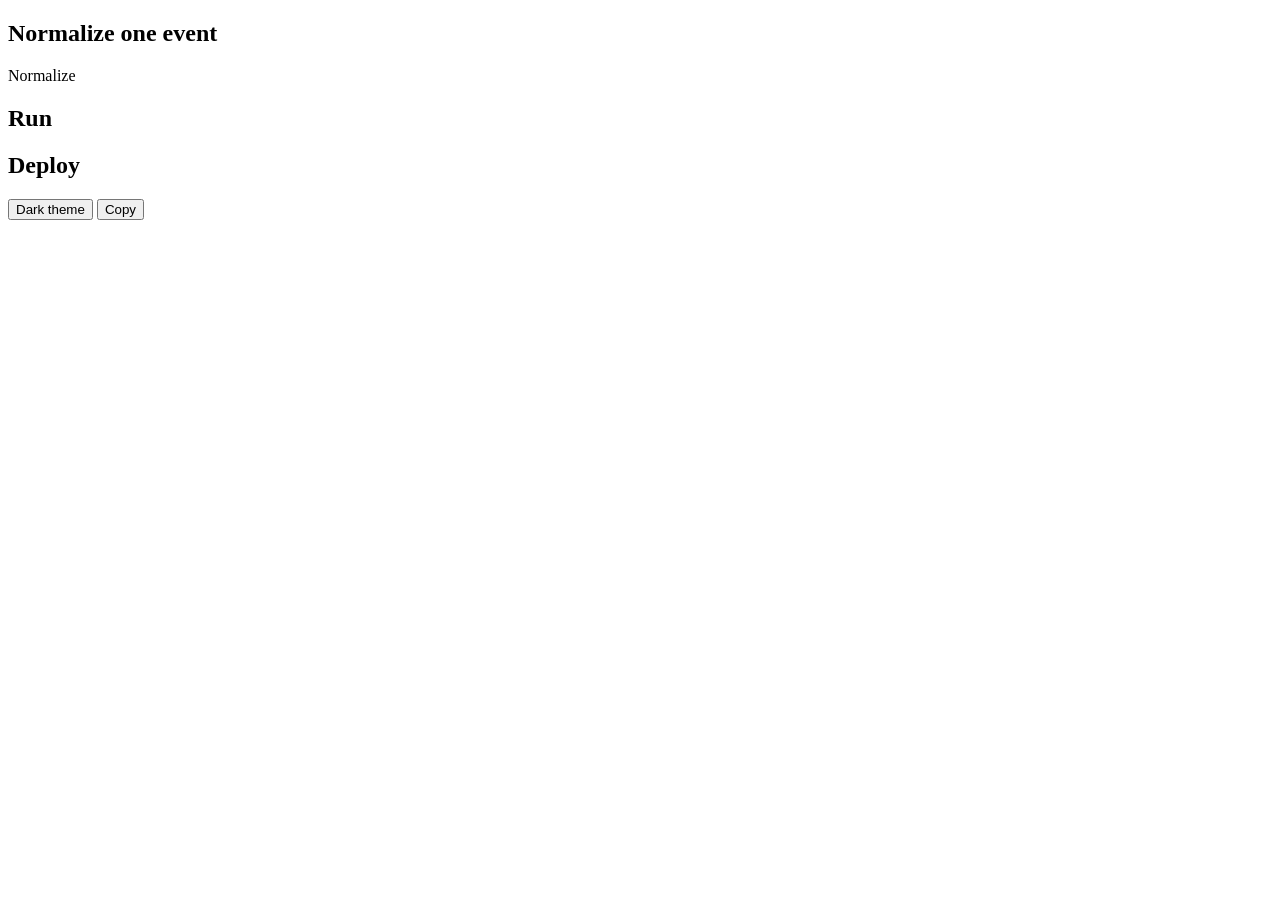
<file: .demo-kit/tests/fixtures/public-bar/pass/index.html>
<!doctype html>
<html lang="en" style="color-scheme: light">
  <head><meta charset="utf-8"><title>Public bar fixture</title></head>
  <body>
    <main>
      <section id="explanation"><h1>Normalize one event</h1></section>
      <section id="explorer">
        <article data-stage="normalize" aria-current="step">Normalize</article>
      </section>
      <section id="run"><h2>Run</h2></section>
      <section id="deploy"><h2>Deploy</h2></section>
      <button id="theme" type="button">Dark theme</button>
      <button id="copy" type="button">Copy</button>
      <p id="copy-status" aria-live="polite"></p>
    </main>
  </body>
</html>
</file>
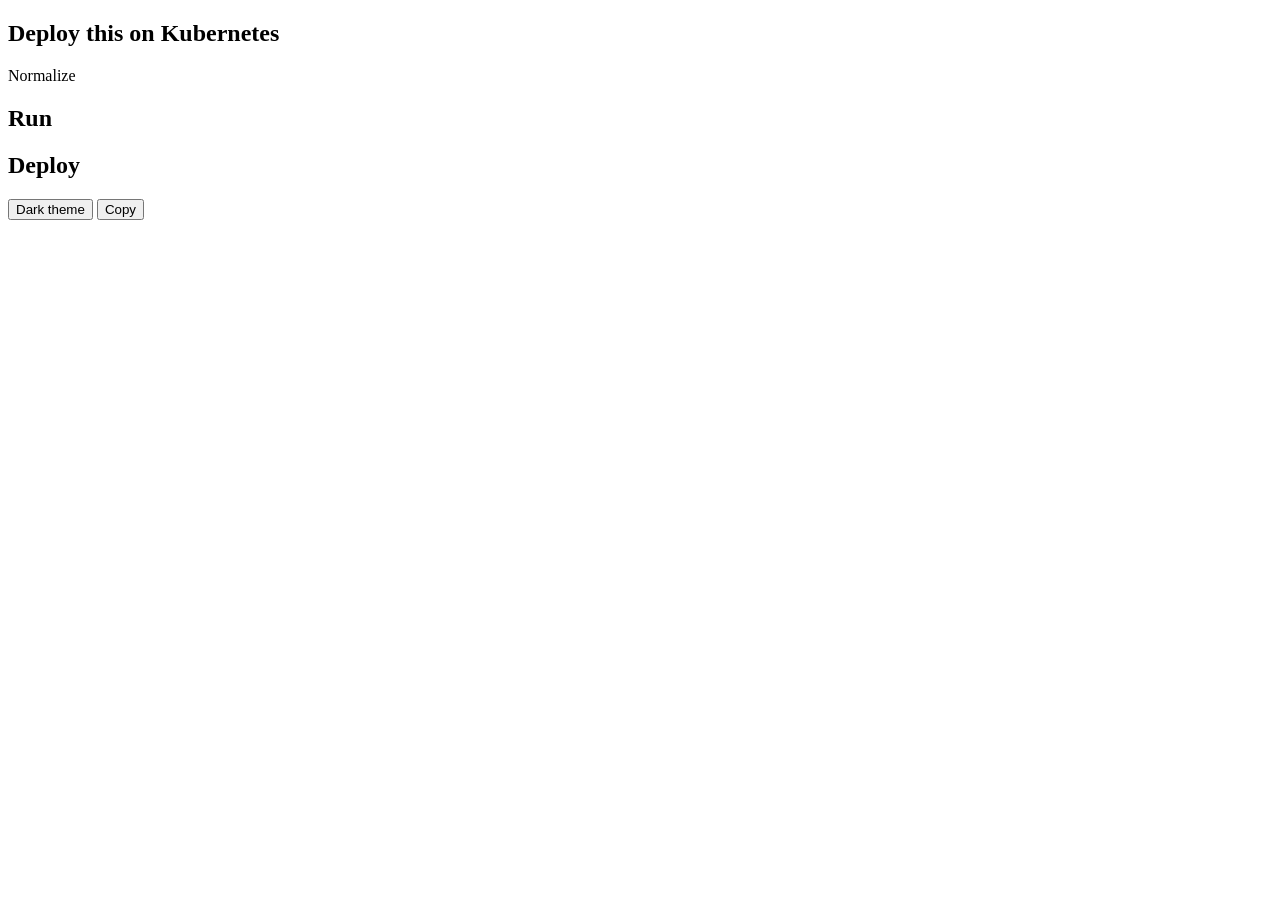
<file: .demo-kit/tests/fixtures/public-bar/fail/2/index.html>
<!doctype html>
<html lang="en" style="color-scheme: light">
  <head><meta charset="utf-8"><title>Public bar fixture</title></head>
  <body>
    <main>
      <section id="explanation"><h1>Deploy this on Kubernetes</h1></section>
      <section id="explorer">
        <article data-stage="normalize" aria-current="step">Normalize</article>
      </section>
      <section id="run"><h2>Run</h2></section>
      <section id="deploy"><h2>Deploy</h2></section>
      <button id="theme" type="button">Dark theme</button>
      <button id="copy" type="button">Copy</button>
      <p id="copy-status" aria-live="polite"></p>
    </main>
  </body>
</html>
</file>
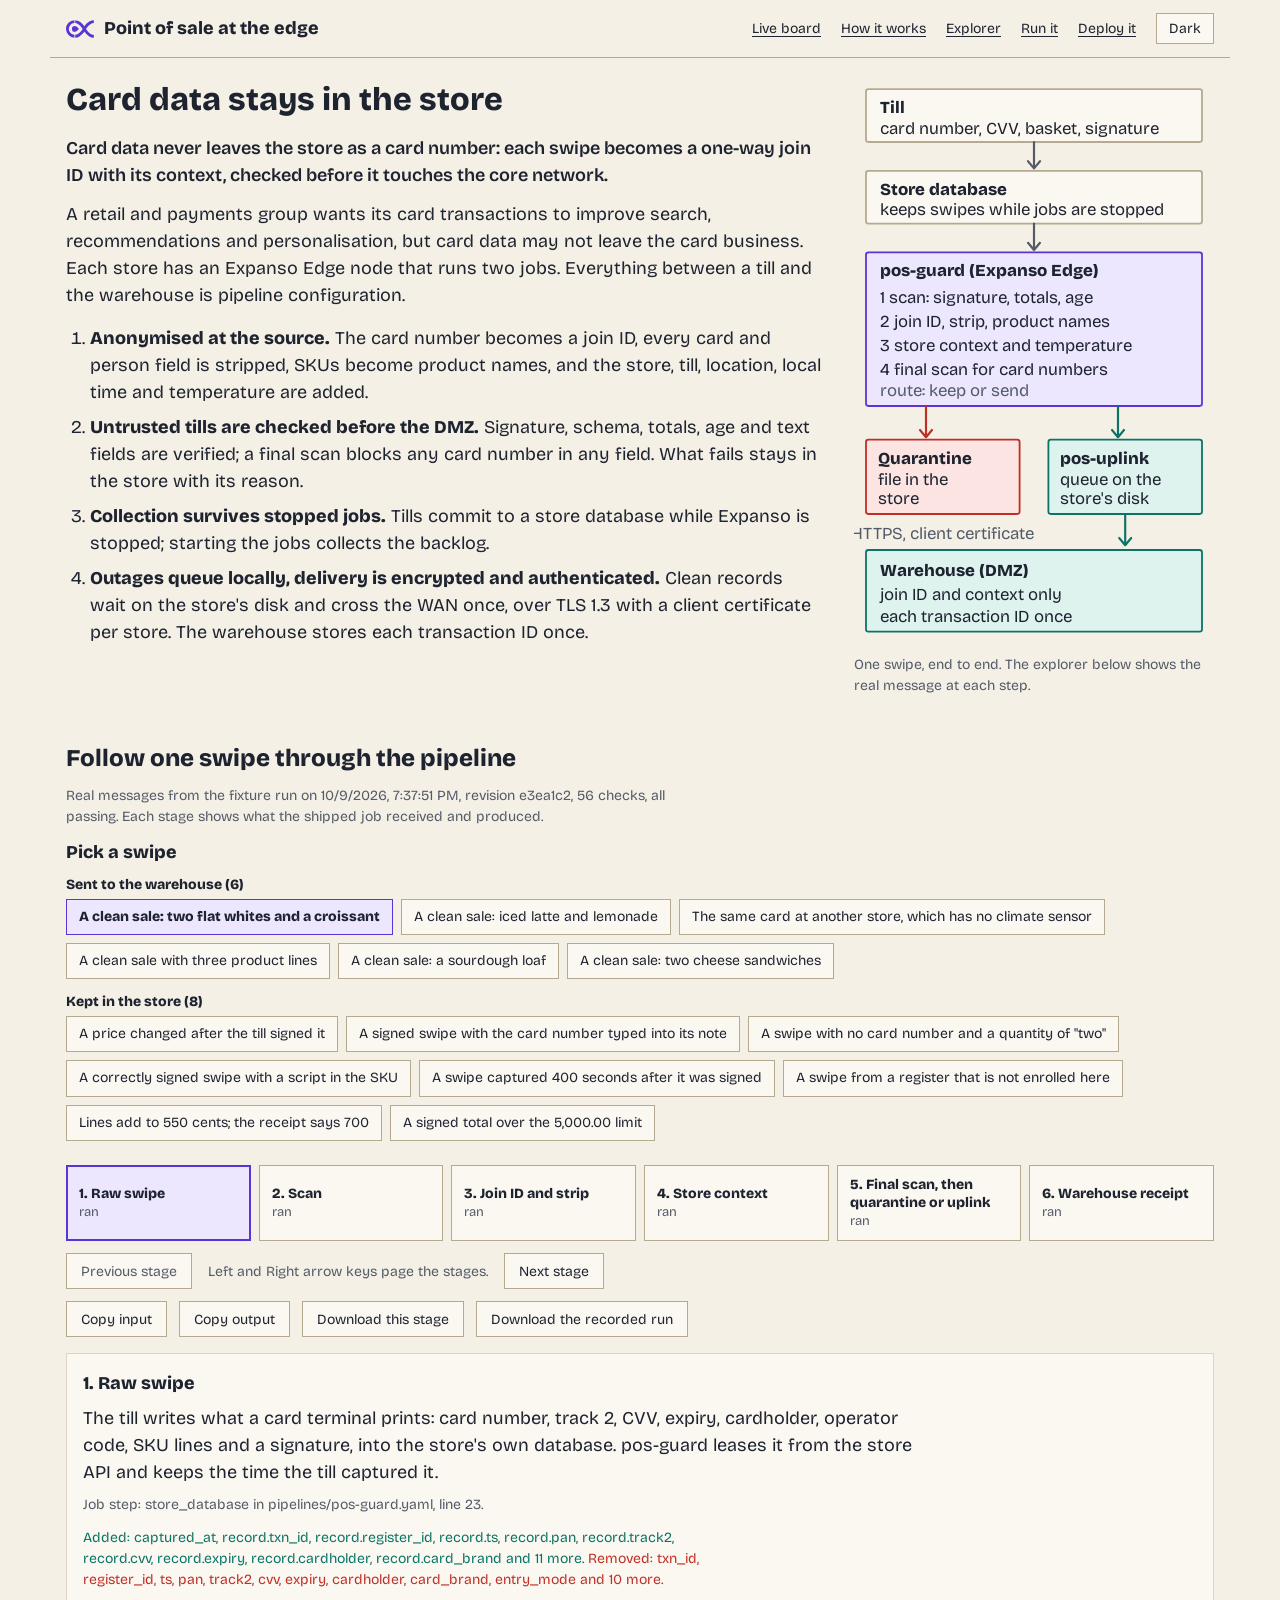
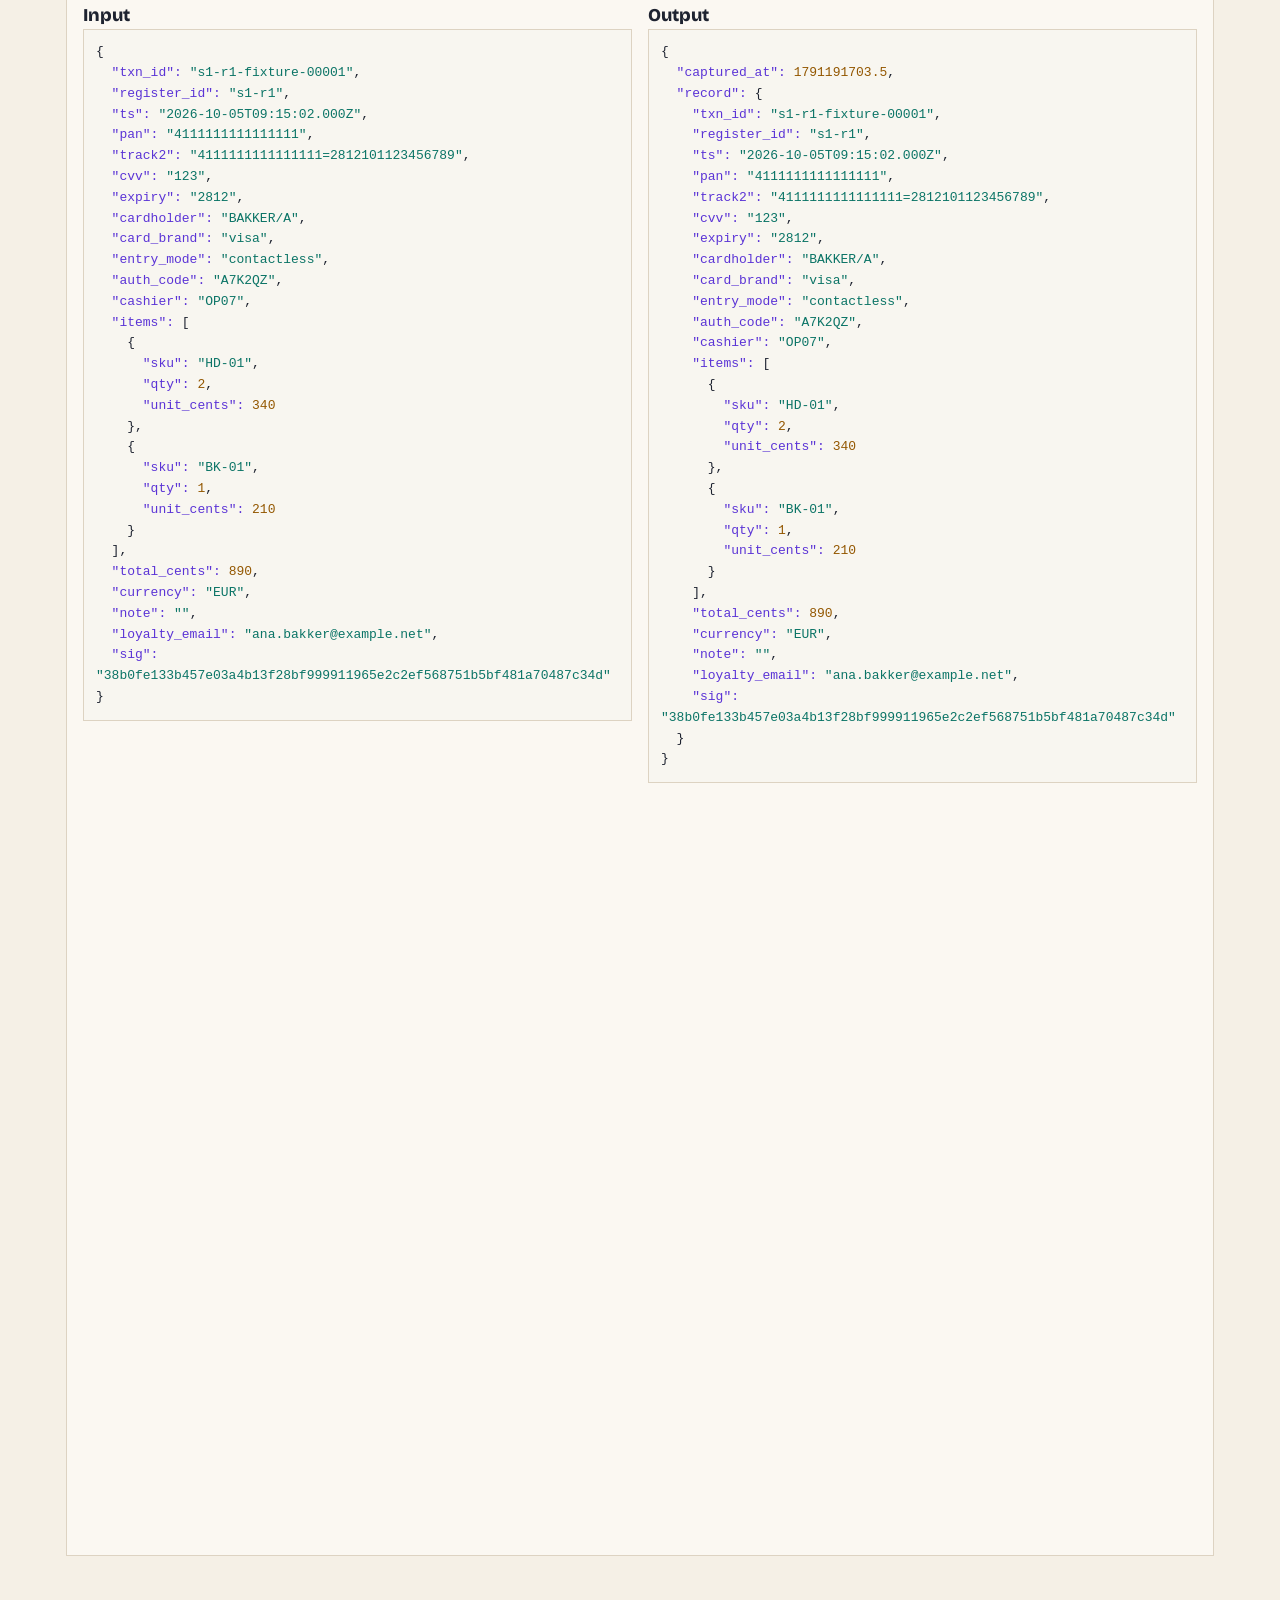
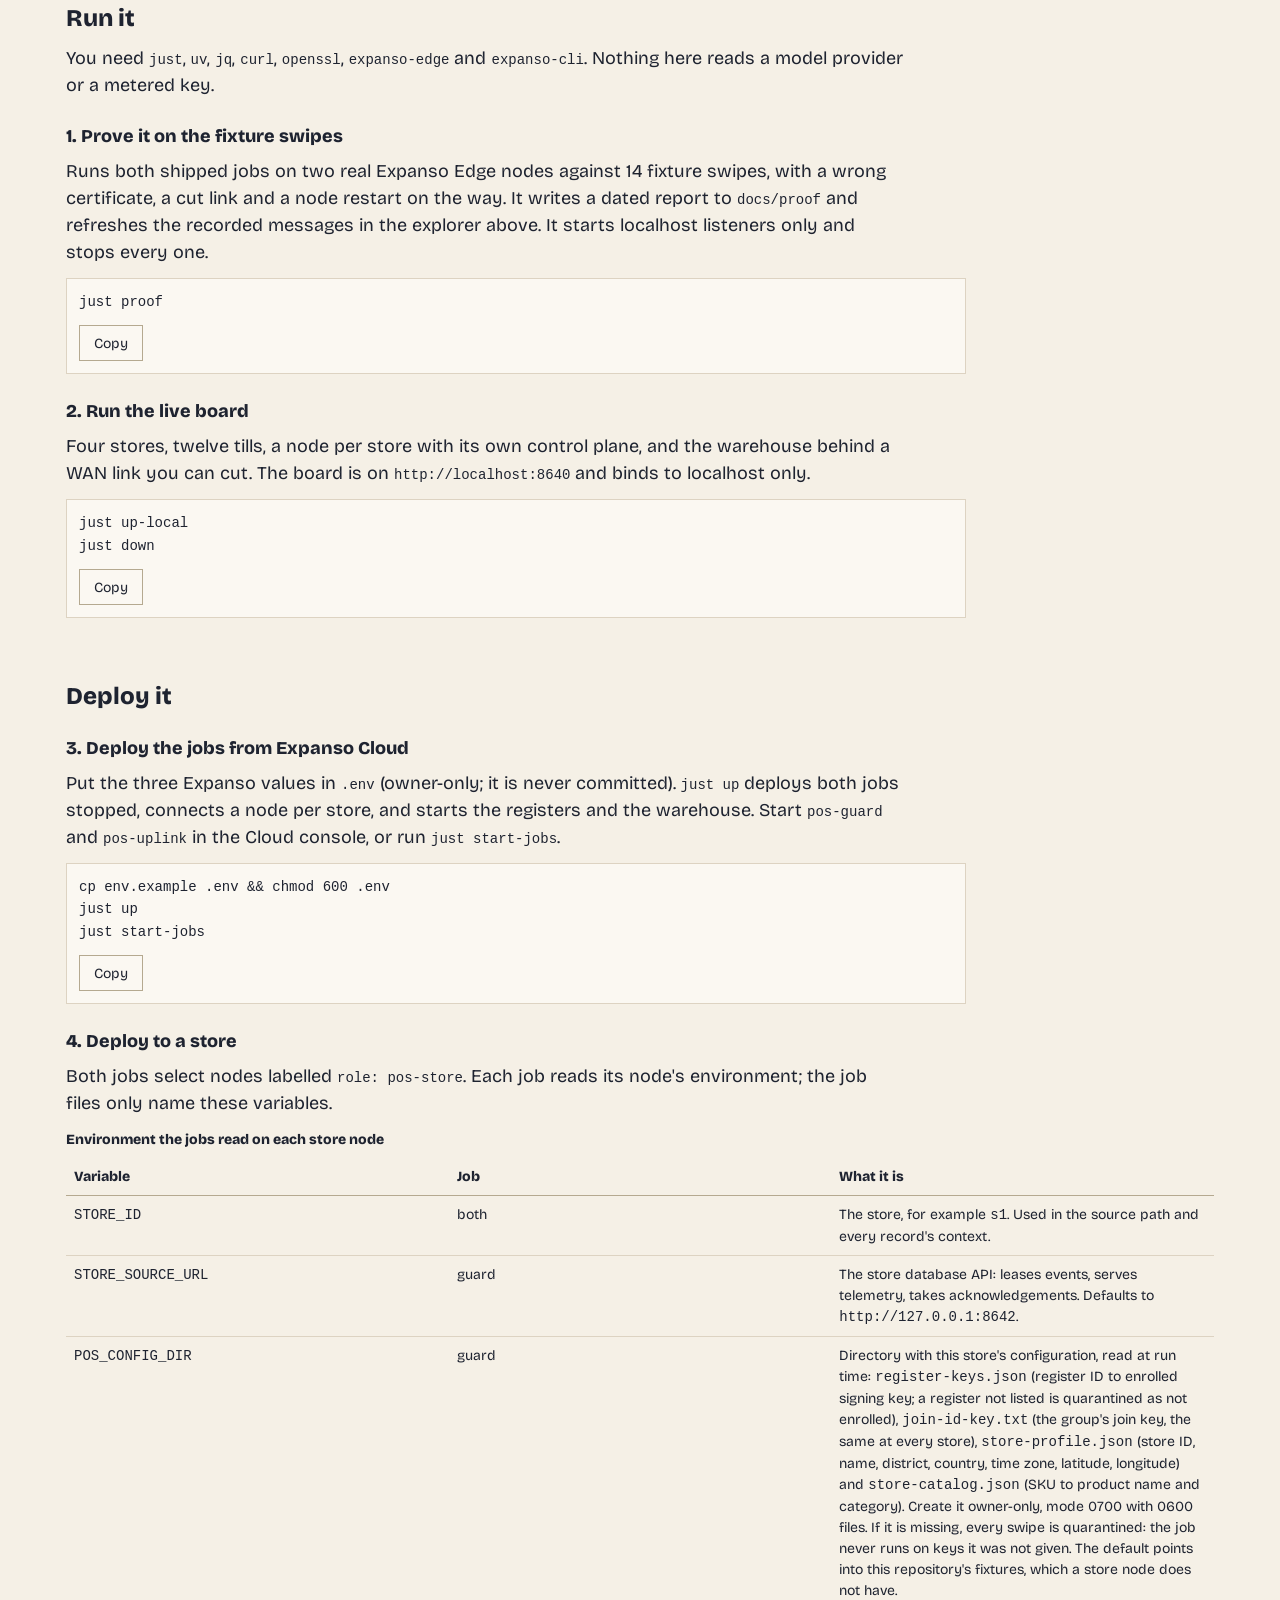
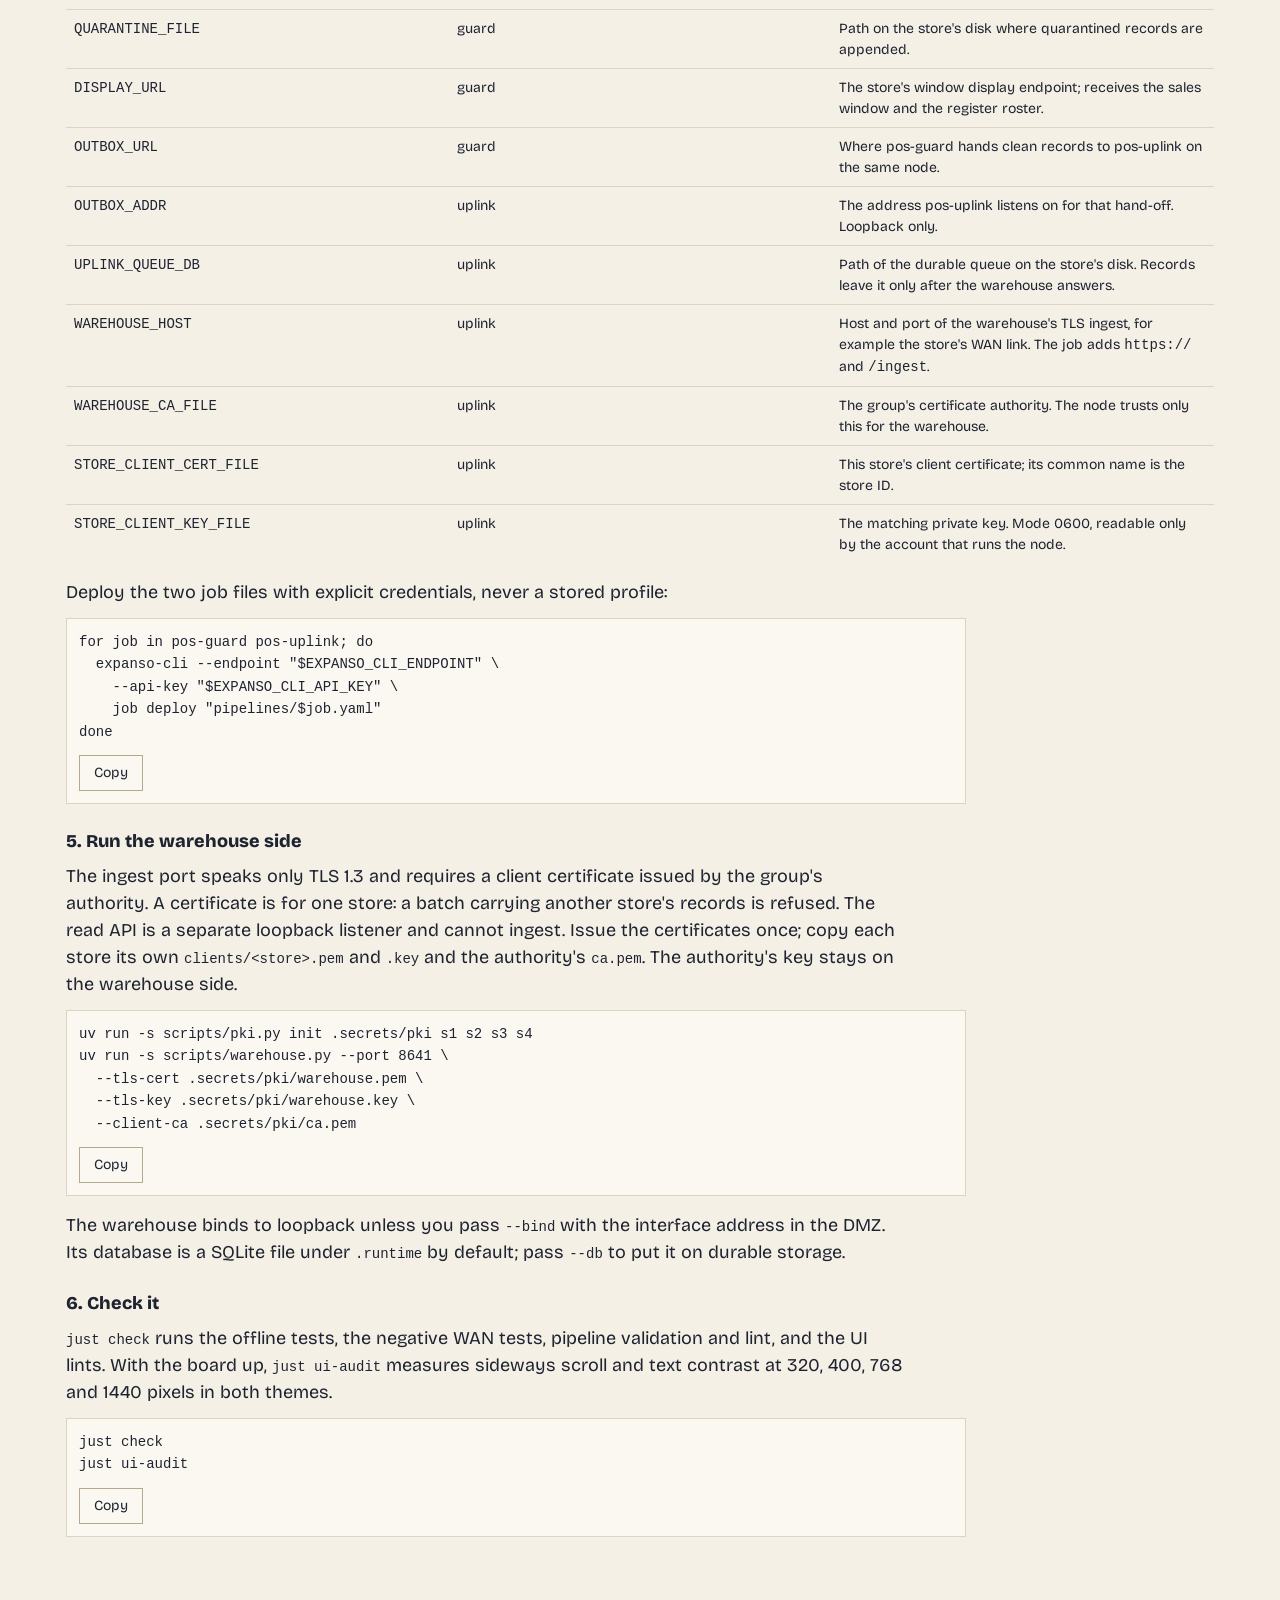
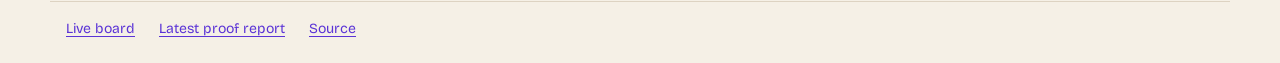
<file: dashboard/explorer.html>
<!doctype html>
<html lang="en">
<head>
<meta charset="utf-8">
<meta name="viewport" content="width=device-width, initial-scale=1">
<title>Card data stays in the store: step explorer</title>
<link rel="stylesheet" href="fonts/fonts.css">
<link rel="stylesheet" href="tokens.css">
<link rel="stylesheet" href="explorer.css">
<script>
  // Theme before first paint, so a remembered dark page never flashes light.
  try {
    const t = localStorage.getItem("pos-theme");
    if (t === "dark" || t === "light") document.documentElement.dataset.theme = t;
  } catch { /* storage blocked: stay light */ }
</script>
</head>
<body>
<a class="skip-link" href="#explorer">Skip to the explorer</a>

<header class="mast">
  <div class="brand">
    <svg class="mark" viewBox="0 0 180 114" aria-hidden="true">
      <path fill="currentColor" d="M29 82.63A38 38 0 0 1 54.19 18.82V.06a56.69 56.69 0 0 0 0 113.27V94.56A38 38 0 0 1 29 82.63Z"/>
      <path fill="currentColor" d="M79.4 60.85c1.28-1.42 2.5-2.850 3.6-4.22a61.7 61.7 0 0 0-3.84-4.44 58.07 58.07 0 0 0-12.74-10.8c-3.620-2.15-6.91-3.23-9.79-3.23a18.49 18.49 0 0 0-18.46 18.5 18.51 18.51 0 0 0 18.48 18.5c2.9 0 6.24-1.11 9.900-3.31A59 59 0 0 0 79.4 60.85Z"/>
      <path fill="currentColor" d="M159.26 24.7c6.67-4 13.31-6 19.73-6V0c-9.9 0-19.83 2.93-29.52 8.73a96.89 96.89 0 0 0-21.45 18 140.47 140.47 0 0 0-10.2 12.61 137.32 137.32 0 0 0-10.2-12.63 96.44 96.44 0 0 0-21.45-18A58.09 58.09 0 0 0 59.6.09v18.8a40.24 40.24 0 0 1 16.8 5.81 77.1 77.1 0 0 1 17.13 14.36A124.85 124.85 0 0 1 107 56.69 123.63 123.63 0 0 1 93.79 74a78.42 78.42 0 0 1-17.23 14.59 40.76 40.76 0 0 1-17 5.91v18.79a58.35 58.35 0 0 0 26.57-8.64 96.17 96.17 0 0 0 21.45-18 142.6 142.6 0 0 0 10.17-12.580l.25-.4 3.26 5c2 2.58 4.29 5.31 6.76 8a97.9 97.9 0 0 0 21.45 18c9.690 5.79 19.62 8.72 29.52 8.72V94.65c-6.42 0-13.06-2-19.73-6a78.34 78.34 0 0 1-17.13-14.36A121.55 121.55 0 0 1 132 61.62l-3.21-5.06A126.12 126.12 0 0 1 142.09 39a77.18 77.18 0 0 1 17.17-14.3Z"/>
    </svg>
    <span class="brand-name">Point of sale at the edge</span>
  </div>
  <nav class="top-links" aria-label="Pages">
    <a href="index.html">Live board</a>
    <a href="#explanation">How it works</a>
    <a href="#explorer">Explorer</a>
    <a href="#run">Run it</a>
    <a href="#deploy">Deploy it</a>
    <button type="button" class="plain" id="theme" aria-pressed="false">Dark</button>
  </nav>
</header>

<main>
<section class="intro" id="explanation" aria-labelledby="how-title">
  <div class="intro-text">
    <h1 id="how-title">Card data stays in the store</h1>
    <p class="lede">Card data never leaves the store as a card number: each swipe becomes a
      one-way join ID with its context, checked before it touches the core network.</p>
    <p>A retail and payments group wants its card transactions to improve search,
      recommendations and personalisation, but card data may not leave the card business.
      Each store has an Expanso Edge node that runs two jobs. Everything between a till and
      the warehouse is pipeline configuration.</p>
    <ol class="points">
      <li><b>Anonymised at the source.</b> The card number becomes a join ID, every card
        and person field is stripped, SKUs become product names, and the store, till,
        location, local time and temperature are added.</li>
      <li><b>Untrusted tills are checked before the DMZ.</b> Signature, schema, totals,
        age and text fields are verified; a final scan blocks any card number in any
        field. What fails stays in the store with its reason.</li>
      <li><b>Collection survives stopped jobs.</b> Tills commit to a store database while
        Expanso is stopped; starting the jobs collects the backlog.</li>
      <li><b>Outages queue locally, delivery is encrypted and authenticated.</b> Clean
        records wait on the store's disk and cross the WAN once, over TLS 1.3 with a client
        certificate per store. The warehouse stores each transaction ID once.</li>
    </ol>
  </div>
  <figure class="flow">
    <svg viewBox="0 0 300 470" role="img" aria-labelledby="flow-title flow-desc">
      <title id="flow-title">How a swipe travels</title>
      <desc id="flow-desc">A till writes a raw swipe to the store database. pos-guard scans it,
        replaces the card number with a join ID, adds context and scans again. Quarantined
        records stay in a file in the store. Clean records wait in a queue on the store's
        disk, then cross the WAN over HTTPS with a client certificate to the warehouse.</desc>
      <g class="box"><rect x="10" y="6" width="280" height="44" rx="2"/>
        <text x="22" y="26" class="b">Till</text>
        <text x="22" y="43">card number, CVV, basket, signature</text></g>
      <path class="arrow" d="M150 50v22m-5-6 5 6 5-6"/>
      <g class="box"><rect x="10" y="74" width="280" height="44" rx="2"/>
        <text x="22" y="94" class="b">Store database</text>
        <text x="22" y="111">keeps swipes while jobs are stopped</text></g>
      <path class="arrow" d="M150 118v22m-5-6 5 6 5-6"/>
      <g class="box edge"><rect x="10" y="142" width="280" height="128" rx="2"/>
        <text x="22" y="162" class="b">pos-guard (Expanso Edge)</text>
        <text x="22" y="184">1 scan: signature, totals, age</text>
        <text x="22" y="204">2 join ID, strip, product names</text>
        <text x="22" y="224">3 store context and temperature</text>
        <text x="22" y="244">4 final scan for card numbers</text>
        <text x="22" y="262" class="dim">route: keep or send</text></g>
      <path class="arrow bad" d="M60 270v26m-5-6 5 6 5-6"/>
      <path class="arrow ok" d="M220 270v26m-5-6 5 6 5-6"/>
      <g class="box bad"><rect x="10" y="298" width="128" height="62" rx="2"/>
        <text x="20" y="318" class="b">Quarantine</text>
        <text x="20" y="336">file in the</text>
        <text x="20" y="352">store</text></g>
      <g class="box ok"><rect x="162" y="298" width="128" height="62" rx="2"/>
        <text x="172" y="318" class="b">pos-uplink</text>
        <text x="172" y="336">queue on the</text>
        <text x="172" y="352">store's disk</text></g>
      <path class="arrow ok" d="M226 360v26m-5-6 5 6 5-6"/>
      <text x="150" y="381" class="dim" text-anchor="end">HTTPS, client certificate</text>
      <g class="box ok"><rect x="10" y="390" width="280" height="68" rx="2"/>
        <text x="22" y="412" class="b">Warehouse (DMZ)</text>
        <text x="22" y="432">join ID and context only</text>
        <text x="22" y="450">each transaction ID once</text></g>
    </svg>
    <figcaption>One swipe, end to end. The explorer below shows the real message at each step.</figcaption>
  </figure>
</section>

<section class="explorer" id="explorer" aria-labelledby="explorer-title">
  <h2 id="explorer-title">Follow one swipe through the pipeline</h2>
  <p class="source" id="proof-line" role="status">Loading the recorded run.</p>

  <div class="picker">
    <h3 id="picker-title">Pick a swipe</h3>
    <div id="scenarios" role="group" aria-labelledby="picker-title">
      <div class="skeleton" aria-hidden="true"><span></span><span></span><span></span></div>
    </div>
  </div>

  <div class="stepper" id="stages" role="tablist" aria-label="Pipeline stages">
    <button type="button" class="step" role="tab" id="tab-0" data-stage-id="raw" aria-controls="panel-0" aria-selected="false" tabindex="-1"><b>1. Raw swipe</b><span class="state"></span></button>
    <button type="button" class="step" role="tab" id="tab-1" data-stage-id="scan" aria-controls="panel-1" aria-selected="false" tabindex="-1"><b>2. Scan</b><span class="state"></span></button>
    <button type="button" class="step" role="tab" id="tab-2" data-stage-id="join" aria-controls="panel-2" aria-selected="false" tabindex="-1"><b>3. Join ID and strip</b><span class="state"></span></button>
    <button type="button" class="step" role="tab" id="tab-3" data-stage-id="context" aria-controls="panel-3" aria-selected="false" tabindex="-1"><b>4. Store context</b><span class="state"></span></button>
    <button type="button" class="step" role="tab" id="tab-4" data-stage-id="route" aria-controls="panel-4" aria-selected="false" tabindex="-1"><b>5. Final scan, then quarantine or uplink</b><span class="state"></span></button>
    <button type="button" class="step" role="tab" id="tab-5" data-stage-id="warehouse" aria-controls="panel-5" aria-selected="false" tabindex="-1"><b>6. Warehouse receipt</b><span class="state"></span></button>
  </div>
  <div class="pager" id="pager">
    <button type="button" id="prev" disabled>Previous stage</button>
    <span class="hint">Left and Right arrow keys page the stages.</span>
    <button type="button" id="next">Next stage</button>
  </div>
  <div class="toolbar" role="group" aria-label="This stage's messages">
    <button type="button" id="copy-input">Copy input</button>
    <button type="button" id="copy-output">Copy output</button>
    <button type="button" id="download-stage">Download this stage</button>
    <button type="button" id="download-run">Download the recorded run</button>
    <span class="feedback" id="stage-feedback" role="status"></span>
  </div>

  <div class="panels" id="panels" aria-live="off">
    <div class="skeleton tall" aria-hidden="true"><span></span><span></span><span></span></div>
  </div>
</section>

<section class="run" id="run" aria-labelledby="run-title">
  <h2 id="run-title">Run it</h2>
  <p>You need <code>just</code>, <code>uv</code>, <code>jq</code>, <code>curl</code>,
    <code>openssl</code>, <code>expanso-edge</code> and <code>expanso-cli</code>. Nothing here
    reads a model provider or a metered key.</p>

  <h3>1. Prove it on the fixture swipes</h3>
  <p>Runs both shipped jobs on two real Expanso Edge nodes against 14 fixture swipes, with a
    wrong certificate, a cut link and a node restart on the way. It writes a dated report
    to <code>docs/proof</code> and refreshes the recorded messages in the explorer above. It
    starts localhost listeners only and stops every one.</p>
  <div class="cmd"><pre><code>just proof</code></pre><div class="cmd-bar"><button type="button" id="copy-cmd-proof" data-copy>Copy</button><span class="feedback" id="feedback-proof" role="status"></span></div></div>

  <h3>2. Run the live board</h3>
  <p>Four stores, twelve tills, a node per store with its own control plane, and the
    warehouse behind a WAN link you can cut. The board is on
    <code>http://localhost:8640</code> and binds to localhost only.</p>
  <div class="cmd"><pre><code>just up-local
just down</code></pre><div class="cmd-bar"><button type="button" id="copy-cmd-board" data-copy>Copy</button><span class="feedback" id="feedback-board" role="status"></span></div></div>

</section>

<section class="run" id="deploy" aria-labelledby="deploy-title">
  <h2 id="deploy-title">Deploy it</h2>
  <h3>3. Deploy the jobs from Expanso Cloud</h3>
  <p>Put the three Expanso values in <code>.env</code> (owner-only; it is never committed).
    <code>just up</code> deploys both jobs stopped, connects a node per store, and starts the
    registers and the warehouse. Start <code>pos-guard</code> and <code>pos-uplink</code> in the
    Cloud console, or run <code>just start-jobs</code>.</p>
  <div class="cmd"><pre><code>cp env.example .env &amp;&amp; chmod 600 .env
just up
just start-jobs</code></pre><div class="cmd-bar"><button type="button" id="copy-cmd-cloud" data-copy>Copy</button><span class="feedback" id="feedback-cloud" role="status"></span></div></div>

  <h3>4. Deploy to a store</h3>
  <p>Both jobs select nodes labelled <code>role: pos-store</code>. Each job reads its node's
    environment; the job files only name these variables.</p>
  <div class="table-wrap">
    <table>
      <caption>Environment the jobs read on each store node</caption>
      <thead><tr><th scope="col">Variable</th><th scope="col">Job</th><th scope="col">What it is</th></tr></thead>
      <tbody>
        <tr><th scope="row"><code>STORE_ID</code></th><td>both</td><td>The store, for example <code>s1</code>. Used in the source path and every record's context.</td></tr>
        <tr><th scope="row"><code>STORE_SOURCE_URL</code></th><td>guard</td><td>The store database API: leases events, serves telemetry, takes acknowledgements. Defaults to <code>http://127.0.0.1:8642</code>.</td></tr>
        <tr><th scope="row"><code>POS_CONFIG_DIR</code></th><td>guard</td><td>Directory with this store's configuration, read at run time: <code>register-keys.json</code> (register ID to enrolled signing key; a register not listed is quarantined as not enrolled), <code>join-id-key.txt</code> (the group's join key, the same at every store), <code>store-profile.json</code> (store ID, name, district, country, time zone, latitude, longitude) and <code>store-catalog.json</code> (SKU to product name and category). Create it owner-only, mode 0700 with 0600 files. If it is missing, every swipe is quarantined: the job never runs on keys it was not given. The default points into this repository's fixtures, which a store node does not have.</td></tr>
        <tr><th scope="row"><code>QUARANTINE_FILE</code></th><td>guard</td><td>Path on the store's disk where quarantined records are appended.</td></tr>
        <tr><th scope="row"><code>DISPLAY_URL</code></th><td>guard</td><td>The store's window display endpoint; receives the sales window and the register roster.</td></tr>
        <tr><th scope="row"><code>OUTBOX_URL</code></th><td>guard</td><td>Where pos-guard hands clean records to pos-uplink on the same node.</td></tr>
        <tr><th scope="row"><code>OUTBOX_ADDR</code></th><td>uplink</td><td>The address pos-uplink listens on for that hand-off. Loopback only.</td></tr>
        <tr><th scope="row"><code>UPLINK_QUEUE_DB</code></th><td>uplink</td><td>Path of the durable queue on the store's disk. Records leave it only after the warehouse answers.</td></tr>
        <tr><th scope="row"><code>WAREHOUSE_HOST</code></th><td>uplink</td><td>Host and port of the warehouse's TLS ingest, for example the store's WAN link. The job adds <code>https://</code> and <code>/ingest</code>.</td></tr>
        <tr><th scope="row"><code>WAREHOUSE_CA_FILE</code></th><td>uplink</td><td>The group's certificate authority. The node trusts only this for the warehouse.</td></tr>
        <tr><th scope="row"><code>STORE_CLIENT_CERT_FILE</code></th><td>uplink</td><td>This store's client certificate; its common name is the store ID.</td></tr>
        <tr><th scope="row"><code>STORE_CLIENT_KEY_FILE</code></th><td>uplink</td><td>The matching private key. Mode 0600, readable only by the account that runs the node.</td></tr>
      </tbody>
    </table>
  </div>
  <p>Deploy the two job files with explicit credentials, never a stored profile:</p>
  <div class="cmd"><pre><code>for job in pos-guard pos-uplink; do
  expanso-cli --endpoint "$EXPANSO_CLI_ENDPOINT" \
    --api-key "$EXPANSO_CLI_API_KEY" \
    job deploy "pipelines/$job.yaml"
done</code></pre><div class="cmd-bar"><button type="button" id="copy-cmd-deploy" data-copy>Copy</button><span class="feedback" id="feedback-deploy" role="status"></span></div></div>

  <h3>5. Run the warehouse side</h3>
  <p>The ingest port speaks only TLS 1.3 and requires a client certificate issued by the
    group's authority. A certificate is for one store: a batch carrying another store's
    records is refused. The read API is a separate loopback listener and cannot ingest.
    Issue the certificates once; copy each store its own <code>clients/&lt;store&gt;.pem</code>
    and <code>.key</code> and the authority's <code>ca.pem</code>. The authority's key stays on
    the warehouse side.</p>
  <div class="cmd"><pre><code>uv run -s scripts/pki.py init .secrets/pki s1 s2 s3 s4
uv run -s scripts/warehouse.py --port 8641 \
  --tls-cert .secrets/pki/warehouse.pem \
  --tls-key .secrets/pki/warehouse.key \
  --client-ca .secrets/pki/ca.pem</code></pre><div class="cmd-bar"><button type="button" id="copy-cmd-warehouse" data-copy>Copy</button><span class="feedback" id="feedback-warehouse" role="status"></span></div></div>
  <p>The warehouse binds to loopback unless you pass <code>--bind</code> with the interface
    address in the DMZ. Its database is a SQLite file under <code>.runtime</code> by default;
    pass <code>--db</code> to put it on durable storage.</p>

  <h3>6. Check it</h3>
  <p><code>just check</code> runs the offline tests, the negative WAN tests, pipeline
    validation and lint, and the UI lints. With the board up, <code>just ui-audit</code>
    measures sideways scroll and text contrast at 320, 400, 768 and 1440 pixels in both
    themes.</p>
  <div class="cmd"><pre><code>just check
just ui-audit</code></pre><div class="cmd-bar"><button type="button" id="copy-cmd-check" data-copy>Copy</button><span class="feedback" id="feedback-check" role="status"></span></div></div>
</section>
</main>

<footer>
  <a href="index.html">Live board</a>
  <a href="proof/latest.md" id="proof-link">Latest proof report</a>
  <a href="https://github.com/expanso-io/demo-retail-pos-edge">Source</a>
</footer>

<script src="explorer.js"></script>
</body>
</html>
</file>
<file: dashboard/fonts/fonts.css>
/* Self-hosted typefaces. Nothing here touches the network at run time.
 *
 * These are the same families and weights the demo already used; only the
 * delivery changed. Fetching them from a CDN meant the demo rendered in
 * fallback faces whenever the network was slow or captive-portalled, which
 * on a conference floor is a live-demo failure rather than a style question.
 *
 * Latin subset, SIL OFL. url() resolves relative to this file, so any page
 * can link it at whatever depth it sits.
 */

@font-face {
  font-family: "Bricolage Grotesque";
  font-style: normal;
  font-weight: 400;
  font-display: swap;
  src: url("bricolage-grotesque-400.woff2") format("woff2");
}

@font-face {
  font-family: "Bricolage Grotesque";
  font-style: normal;
  font-weight: 600;
  font-display: swap;
  src: url("bricolage-grotesque-600.woff2") format("woff2");
}

@font-face {
  font-family: "Bricolage Grotesque";
  font-style: normal;
  font-weight: 800;
  font-display: swap;
  src: url("bricolage-grotesque-800.woff2") format("woff2");
}
</file>
<file: dashboard/tokens.css>
/* Palette and type tokens shared by the board (styles.css) and the step
   explorer (explorer.css). Light is the default; dark is an explicit toggle
   remembered per browser (data-theme on <html>).

   One hue, one meaning:
     --accent  Expanso (edge nodes, Cloud, control lanes)
     --raw     a raw swipe, card number and all
     --ok      a shareable record and the warehouse it lands in
     --warn    a dropped network, a growing disk queue, a silent sensor
     --err     a record kept in the store: tampered, malformed, card number

   Type: Bricolage Grotesque (vendored) for words, monospace only for data
   and identifiers. Rails: 13 / 14 / 18 / 24 / 32 px. */
:root {
  color-scheme: light;

  --bg:        #f5f0e6;
  --surface:   #fbf8f2;
  --surface-2: #f8f6f0;
  --line:      #ddd3c2;
  --line-strong: #b5a990;

  --text:      #1e2330;
  --text-dim:  #545b68;

  --accent:    #5b34d6;
  --raw:       #14538f;
  --ok:        #0b7466;
  --warn:      #935700;
  --err:       #bf2f25;

  --accent-soft: #ece6ff;
  --raw-soft:    #e3eefa;
  --ok-soft:     #def2ee;
  --warn-soft:   #fcefd9;
  --err-soft:    #fbe4e1;

  /* illustration */
  --wall:      #efe5d3;
  --store-events: #e6d6b9;
  --awning-a:  #e3d3b6;
  --awning-b:  #f6eedf;
  --till:      #384050;
  --till-screen: #dcefe9;
  --till-face: #1e2330;
  --till-off:  #9aa0a9;
  --receipt:   #fbf9f4;
  --card:      #1b67b0;
  --window:    #22283a;
  --window-ink: #e9f3f0;
  --window-dim: #a9b6c4;
  --light-off: #8a909a;
  --light-on:  #1fa855;

  --sans: "Bricolage Grotesque", ui-sans-serif, sans-serif;
  --mono: ui-monospace, SFMono-Regular, Menlo, monospace;
}

:root[data-theme="dark"] {
  color-scheme: dark;
  --bg:        #12151c;
  --surface:   #1a1e27;
  --surface-2: #1f2430;
  --line:      #303849;
  --line-strong: #4a556b;
  --text:      #eef1f6;
  --text-dim:  #a6afbe;
  --accent:    #a88dff;
  --raw:       #6fb3ff;
  --ok:        #5fd3b8;
  --warn:      #f0b35a;
  --err:       #ff8b80;
  --accent-soft: #2a2447;
  --raw-soft:    #172a40;
  --ok-soft:     #133530;
  --warn-soft:   #3a2c14;
  --err-soft:    #3d1d1b;
  --wall:      #262b37;
  --store-events: #3a342b;
  --awning-a:  #3a4152;
  --awning-b:  #2c3240;
  --till:      #c9cfda;
  --till-screen: #1f3a35;
  --till-face: #e9f3f0;
  --till-off:  #596070;
  --receipt:   #eef1f6;
  --card:      #6fb3ff;
  --window:    #0b0e14;
  --light-off: #4f5666;
  --light-on:  #43d77a;
}
</file>
<file: dashboard/explorer.css>
/* The step explorer. Tokens live in tokens.css. A reading page: one column,
   sentence-case headings, no sideways scroll at any width. */
* { box-sizing: border-box; margin: 0; padding: 0; }
[hidden] { display: none !important; }
html { overflow-x: hidden; }

body {
  font: 18px/1.5 var(--sans);
  color: var(--text);
  background: var(--bg);
  overflow-x: hidden;
}

.skip-link { position: absolute; left: -9999px; top: 0; }
.skip-link:focus { left: 16px; top: 16px; z-index: 20; background: var(--surface-2); padding: 4px 8px; }
:focus-visible { outline: 3px solid var(--warn); outline-offset: 3px; }
a { color: var(--accent); text-underline-offset: 3px; }
code, pre, .data { font-family: var(--mono); }
code { font-size: 14px; overflow-wrap: anywhere; }

main, .mast, footer { width: 100%; max-width: 1180px; margin: 0 auto; padding-left: 16px; padding-right: 16px; }
main { padding-top: 24px; padding-bottom: 48px; display: grid; gap: 48px; }

/* ----------------------------------------------------------------- masthead */
.mast {
  display: flex; align-items: center; justify-content: space-between; flex-wrap: wrap;
  gap: 8px 24px; padding-top: 12px; padding-bottom: 12px;
  border-bottom: 1px solid var(--line-strong);
}
.brand { display: flex; align-items: center; gap: 10px; min-width: 0; }
.brand .mark { width: 28px; height: 18px; flex: none; color: var(--accent); }
.brand-name { font-size: 18px; font-weight: 800; }
.top-links { display: flex; align-items: center; flex-wrap: wrap; gap: 4px 20px; font-size: 14px; }
.top-links a { color: var(--text); padding: 6px 0; }
button.plain {
  font: 14px var(--sans); color: var(--text); background: var(--surface);
  border: 1px solid var(--line-strong); padding: 6px 12px; cursor: pointer;
}

/* -------------------------------------------------------------------- intro */
.intro { display: grid; grid-template-columns: minmax(0, 1fr); gap: 32px; align-items: start; }
@media (min-width: 900px) { .intro { grid-template-columns: minmax(0, 1fr) 360px; } }
h1 { font-size: 32px; line-height: 1.15; font-weight: 800; margin-bottom: 16px; }
h2 { font-size: 24px; line-height: 1.2; font-weight: 800; margin-bottom: 12px; }
h3 { font-size: 18px; font-weight: 800; margin: 24px 0 8px; }
p { margin-bottom: 12px; max-width: 70ch; }
.lede { font-size: 18px; font-weight: 600; }
.points { margin: 16px 0 0 24px; display: grid; gap: 8px; max-width: 70ch; }
.points b { font-weight: 800; }

.flow svg { display: block; width: 100%; max-width: 360px; height: auto; }
.flow figcaption { font-size: 14px; color: var(--text-dim); margin-top: 8px; max-width: 360px; }
.flow text { font-family: var(--sans); font-size: 14px; fill: var(--text); }
.flow text.b { font-weight: 800; }
.flow text.dim { fill: var(--text-dim); }
.flow .box rect { fill: var(--surface); stroke: var(--line-strong); stroke-width: 1.5; }
.flow .box.edge rect { fill: var(--accent-soft); stroke: var(--accent); }
.flow .box.ok rect { fill: var(--ok-soft); stroke: var(--ok); }
.flow .box.bad rect { fill: var(--err-soft); stroke: var(--err); }
.flow .arrow { fill: none; stroke: var(--text-dim); stroke-width: 1.8; stroke-linecap: round; stroke-linejoin: round; }
.flow .arrow.ok { stroke: var(--ok); }
.flow .arrow.bad { stroke: var(--err); }

/* ----------------------------------------------------------------- explorer */
.source { font-size: 14px; color: var(--text-dim); }
.picker h3 { margin-top: 8px; }
#scenarios { display: grid; gap: 12px; }
.group-title { font-size: 14px; font-weight: 800; margin-bottom: 4px; }
.chips { display: flex; flex-wrap: wrap; gap: 8px; }
.chip {
  font: 14px/1.3 var(--sans); color: var(--text); background: var(--surface);
  border: 1px solid var(--line-strong); padding: 8px 12px; cursor: pointer; text-align: left;
}
.chip[aria-pressed="true"] { background: var(--accent-soft); border-color: var(--accent); color: var(--text); font-weight: 800; }

.stepper { display: flex; flex-wrap: wrap; gap: 8px; margin-top: 24px; }
.step {
  flex: 1 1 150px; min-width: 0; text-align: left; cursor: pointer;
  font: 14px/1.3 var(--sans); color: var(--text); background: var(--surface);
  border: 1px solid var(--line-strong); padding: 10px 12px;
}
.step b { display: block; font-size: 14px; font-weight: 800; }
.step[aria-selected="true"] { background: var(--accent-soft); border-color: var(--accent); border-width: 2px; padding: 9px 11px; }
.step[data-state="skipped"] { color: var(--text-dim); background: var(--surface-2); }
.step .state { font-size: 13px; color: var(--text-dim); }

.toolbar { display: flex; align-items: center; flex-wrap: wrap; gap: 8px 12px; margin-top: 12px; }
.toolbar button { font: 14px var(--sans); color: var(--text); background: var(--surface);
  border: 1px solid var(--line-strong); padding: 8px 14px; cursor: pointer; min-height: 36px; }
.toolbar button:disabled { color: var(--text-dim); cursor: default; }
.empty { font-size: 14px; color: var(--text-dim); padding: 12px; background: var(--surface-2); border: 1px solid var(--line); }
.pager { display: flex; align-items: center; flex-wrap: wrap; gap: 8px 16px; margin-top: 12px; }
.pager button, .io button, .cmd-bar button {
  font: 14px var(--sans); color: var(--text); background: var(--surface);
  border: 1px solid var(--line-strong); padding: 8px 14px; cursor: pointer; min-height: 36px;
}
.pager button:disabled { color: var(--text-dim); cursor: default; }
.hint { font-size: 14px; color: var(--text-dim); }

/* Every stage panel sits in the same grid cell, so the section is as tall as
   the tallest stage and paging never moves what is below it. */
.panels { display: grid; margin-top: 16px; }
.panel { grid-area: 1 / 1; min-width: 0; background: var(--surface); border: 1px solid var(--line); padding: 16px; }
.panel[data-active="false"] { visibility: hidden; }
.panel h3 { margin-top: 0; }
.where { font-size: 14px; color: var(--text-dim); margin-top: -4px; }
.notice { font-size: 14px; background: var(--warn-soft); color: var(--text); padding: 8px 12px; margin: 8px 0; max-width: 70ch; }
.io { display: grid; grid-template-columns: minmax(0, 1fr); gap: 16px; margin-top: 12px; }
@media (min-width: 980px) { .io { grid-template-columns: minmax(0, 1fr) minmax(0, 1fr); } }
.pane { min-width: 0; }
.pane-head { display: flex; align-items: center; flex-wrap: wrap; gap: 8px; margin-bottom: 4px; }
.pane-head h4 { font-size: 18px; font-weight: 800; margin-right: auto; }
.feedback { font-size: 14px; color: var(--text-dim); min-width: 4ch; }
.feedback[data-state="ok"] { color: var(--ok); }
.feedback[data-state="fail"] { color: var(--err); font-weight: 800; }
.changes { font-size: 14px; color: var(--text); margin: 4px 0 8px; overflow-wrap: anywhere; }
.changes .added { color: var(--ok); }
.changes .removed { color: var(--err); }
pre.json {
  font: 13px/1.6 var(--mono); white-space: pre-wrap; overflow-wrap: anywhere;
  background: var(--surface-2); border: 1px solid var(--line); padding: 12px; tab-size: 2;
}
.json-key { color: var(--accent); }
.json-string { color: var(--ok); }
.json-number { color: var(--warn); }
.json-literal { color: var(--raw); }

.skeleton { display: grid; gap: 12px; }
.skeleton span { display: block; height: 24px; background: var(--line); }
.skeleton.tall span { height: 120px; }

/* ----------------------------------------------------------------- run page */
.run h3 { font-size: 18px; }
.cmd { margin: 8px 0 16px; background: var(--surface); border: 1px solid var(--line); max-width: 900px; }
.cmd pre { font: 14px/1.6 var(--mono); white-space: pre-wrap; overflow-wrap: anywhere; padding: 12px; }
.cmd-bar { display: flex; align-items: center; gap: 12px; padding: 0 12px 12px; }
.table-wrap { max-width: 100%; margin: 8px 0 16px; }
table { width: 100%; border-collapse: collapse; font-size: 14px; table-layout: fixed; }
caption { text-align: left; font-weight: 800; padding-bottom: 8px; font-size: 14px; }
th, td { text-align: left; vertical-align: top; padding: 8px 8px; border-top: 1px solid var(--line); overflow-wrap: anywhere; }
thead th { border-top: 0; border-bottom: 1px solid var(--line-strong); }
th[scope="row"] { font-weight: 400; width: 38%; }
@media (min-width: 760px) { th[scope="row"] { width: 28%; } td:nth-child(2) { width: 9%; } }
@media (max-width: 759px) {
  table, tbody, tr, th, td { display: block; }
  thead { position: absolute; left: -9999px; }
  tr { border-top: 1px solid var(--line-strong); padding: 8px 0; }
  th, td { border-top: 0; padding: 2px 0; }
  td:nth-child(2)::before { content: "Job: "; color: var(--text-dim); }
}

footer { display: flex; flex-wrap: wrap; gap: 8px 24px; padding-top: 16px; padding-bottom: 32px; font-size: 14px; border-top: 1px solid var(--line); }

@media (prefers-reduced-motion: reduce) { * { animation: none !important; transition: none !important; } }
</file>
